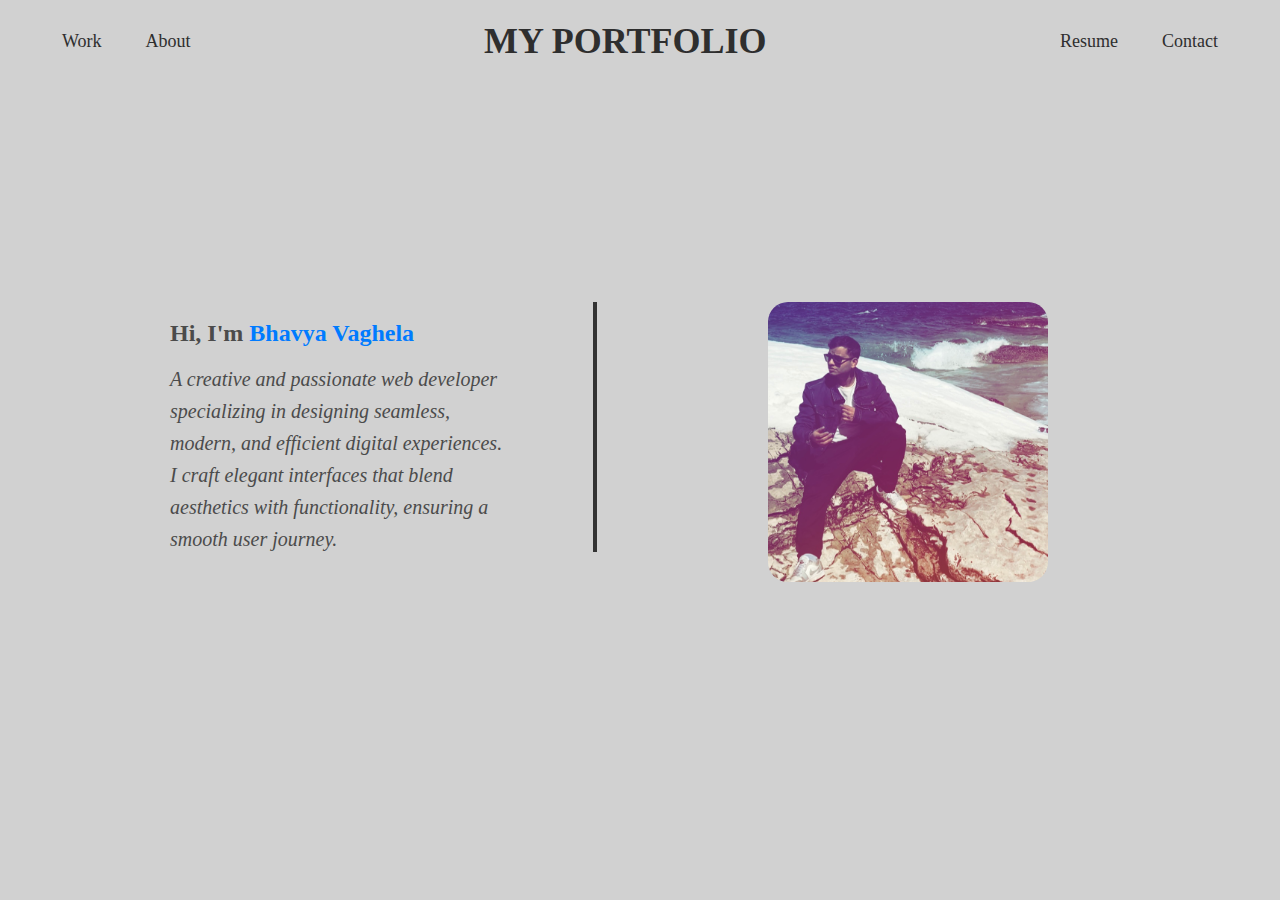
<file: index.html>
<!DOCTYPE html>
<html lang="en">
<head>
    <meta charset="UTF-8">
    <meta name="viewport" content="width=device-width, initial-scale=1.0">
    <title>My Portfolio</title>
    <link rel="stylesheet" href="assets/css/styles.css">
</head>
<body class="fade-page">

    <header>
        <nav>
            <div class="nav-left">
                <a href="projects.html">Work</a>
                <a href="about.html">About</a>
            </div>
            <h1>MY PORTFOLIO</h1>
            <div class="nav-right">
                <a href="resume.html">Resume</a>
                <a href="contact.html">Contact</a>
            </div>
        </nav>
    </header>

    <div class="container">
        <div class="content">
            <div class="text-section">
                <h2>Hi, I'm <span class="highlight">Bhavya Vaghela</span></h2>
                <p class="description">
                    A creative and passionate web developer specializing in designing seamless, 
                    modern, and efficient digital experiences. I craft elegant interfaces 
                    that blend aesthetics with functionality, ensuring a smooth user journey.
                </p>
            </div>

            <div class="divider"></div>

            <div class="image-section">
                <img src="assets/images/profile.jpg" alt="Bhavya Vaghela">
            </div>
        </div>
    </div>

</body>
</html>
</file>
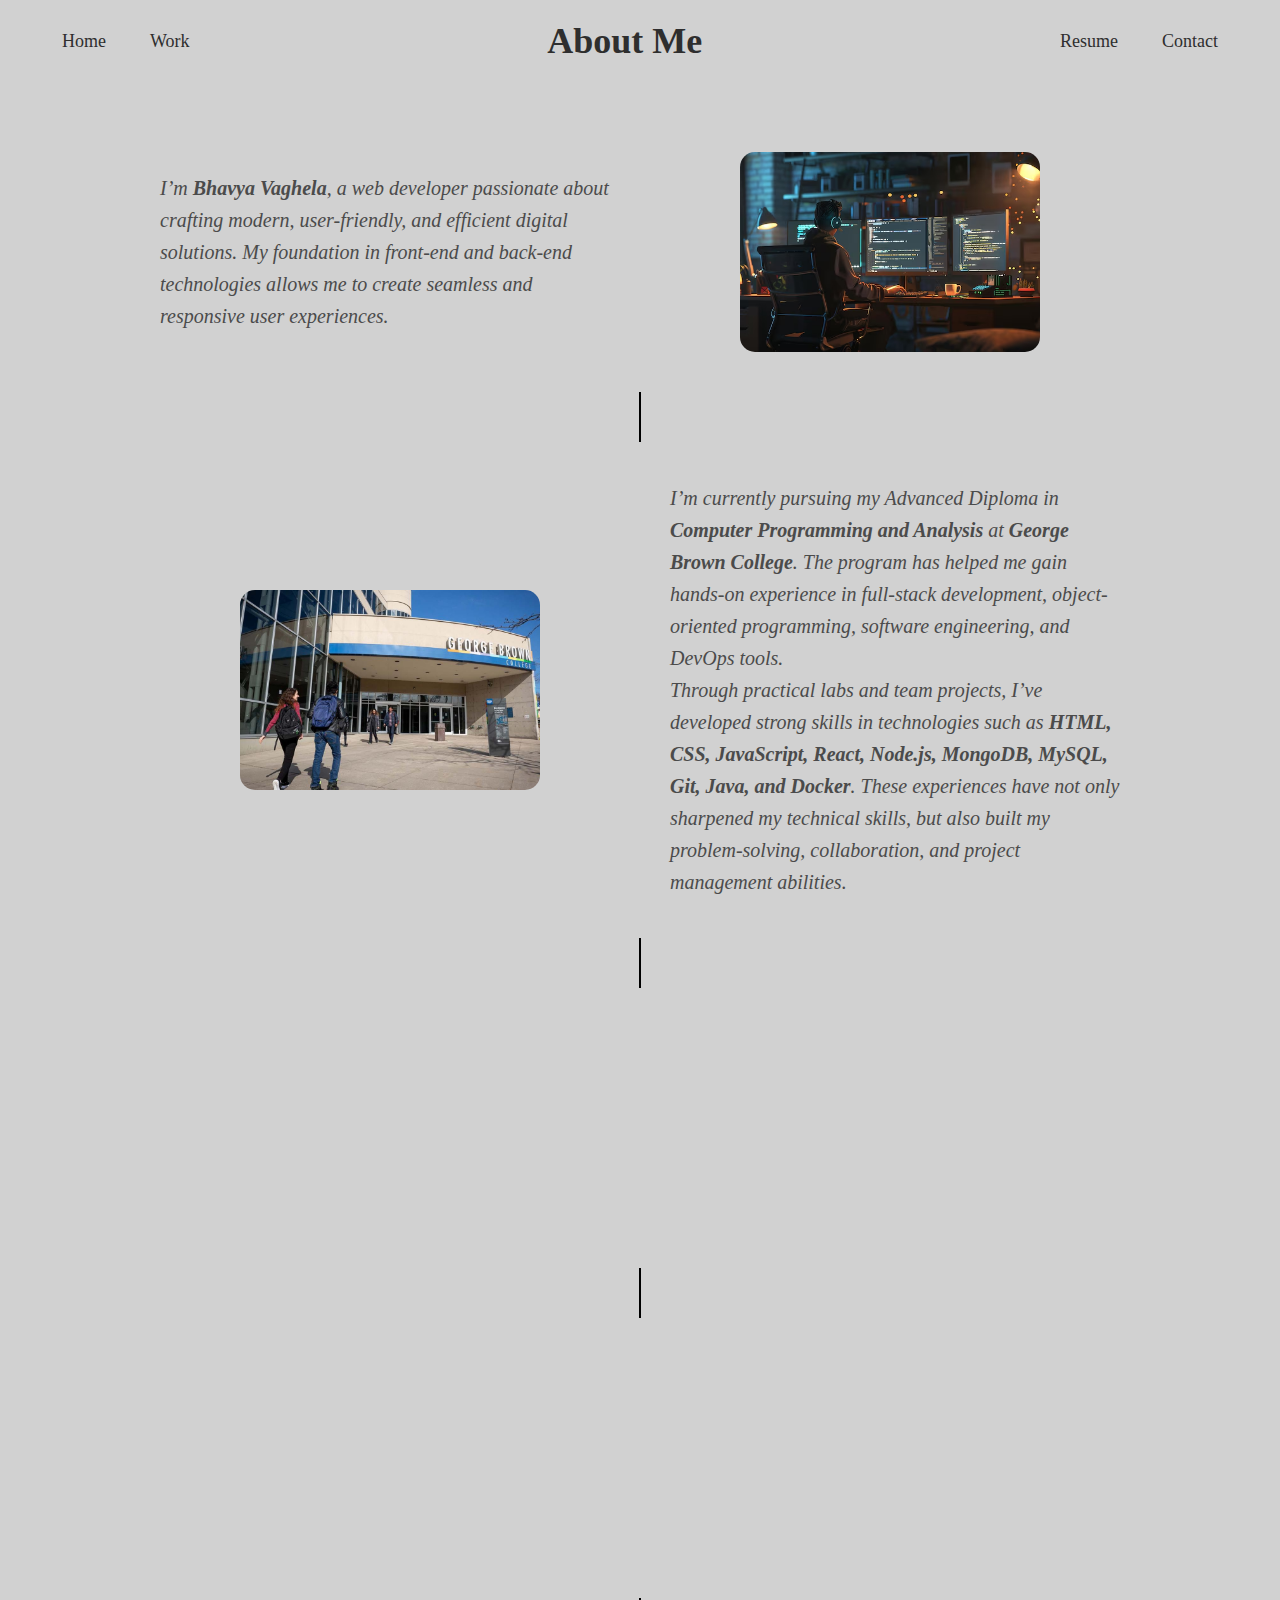
<file: about.html>
<!DOCTYPE html>
<html lang="en">
<head>
  <meta charset="UTF-8" />
  <meta name="viewport" content="width=device-width, initial-scale=1.0" />
  <title>About Me</title>
  <link rel="stylesheet" href="assets/css/styles.css" />
  <script defer src="assets/js/script.js"></script>
</head>
<body class="fade-page">

  <header>
    <nav>
      <div class="nav-left">
        <a href="index.html">Home</a>
        <a href="projects.html">Work</a>
      </div>
      <h1>About Me</h1>
      <div class="nav-right">
        <a href="resume.html">Resume</a>
        <a href="contact.html">Contact</a>
      </div>
    </nav>
  </header>

  <div class="about-container">

    <!-- Section 1: Professional Summary -->
    <div class="about-section scroll-animation">
      <div class="text left">
        <p>
          I’m <strong>Bhavya Vaghela</strong>, a web developer passionate about crafting  
          modern, user-friendly, and efficient digital solutions. My foundation in front-end  
          and back-end technologies allows me to create seamless and responsive user experiences.
        </p>
      </div>
      <div class="image right">
        <img src="assets/images/coding.jpg" alt="Coding" />
      </div>
    </div>

    <div class="line"></div>

    <!-- Section 2: College & Skills -->
    <div class="about-section scroll-animation">
      <div class="image left">
        <img src="assets/images/georgebrown.jpg" alt="George Brown College" />
      </div>
      <div class="text right">
        <p>
          I’m currently pursuing my Advanced Diploma in <strong>Computer Programming and Analysis</strong>  
          at <strong>George Brown College</strong>. The program has helped me gain hands-on experience  
          in full-stack development, object-oriented programming, software engineering, and DevOps tools.
        </p>
        <p>
          Through practical labs and team projects, I’ve developed strong skills in technologies such as  
          <strong>HTML, CSS, JavaScript, React, Node.js, MongoDB, MySQL, Git, Java, and Docker</strong>.  
          These experiences have not only sharpened my technical skills, but also built my problem-solving,  
          collaboration, and project management abilities.
        </p>
      </div>
    </div>

    <div class="line"></div>

    <!-- Section 3: Project Experience -->
    <div class="about-section scroll-animation">
      <div class="text left">
        <p>
          I have developed several full-stack web applications, both independently and in collaboration  
          with peers. These projects showcase my ability to build dynamic interfaces, integrate APIs,  
          and maintain clean, scalable code using best practices.
        </p>
      </div>
      <div class="image right">
        <img src="assets/images/teamwork.jpg" alt="Teamwork" />
      </div>
    </div>

    <div class="line"></div>

    <!-- Section 4: Future Vision -->
    <div class="about-section scroll-animation">
      <div class="image left">
        <img src="assets/images/future.jpg" alt="Future Goals" />
      </div>
      <div class="text right">
        <p>
          My goal is to grow into a skilled <strong>full-stack developer</strong> contributing  
          to impactful and accessible technology solutions. I strive to stay up-to-date with  
          industry trends, tools, and frameworks to enhance both user and business outcomes.
        </p>
      </div>
    </div>

    <div class="line"></div>

    <!-- Section 5: Career Goal Statement -->
    <div class="career-goal scroll-animation">
      <h2>Career Goal</h2>
      <p class="description">
        Technology is constantly evolving, and I strive to grow with it. As a developer,  
        I believe in building software that is not just functional, but meaningful and user-centered.  
        My focus is on continuous learning, solving real-world challenges, and contributing  
        to innovations that have a lasting impact.
      </p>
      <p class="description">
        I see myself in a role where I can apply both technical and creative thinking to develop  
        scalable applications. Whether collaborating in teams or leading independent initiatives,  
        I am committed to professional growth, lifelong learning, and excellence in the tech field.
      </p>
    </div>

  </div>

</body>
</html>
</file>
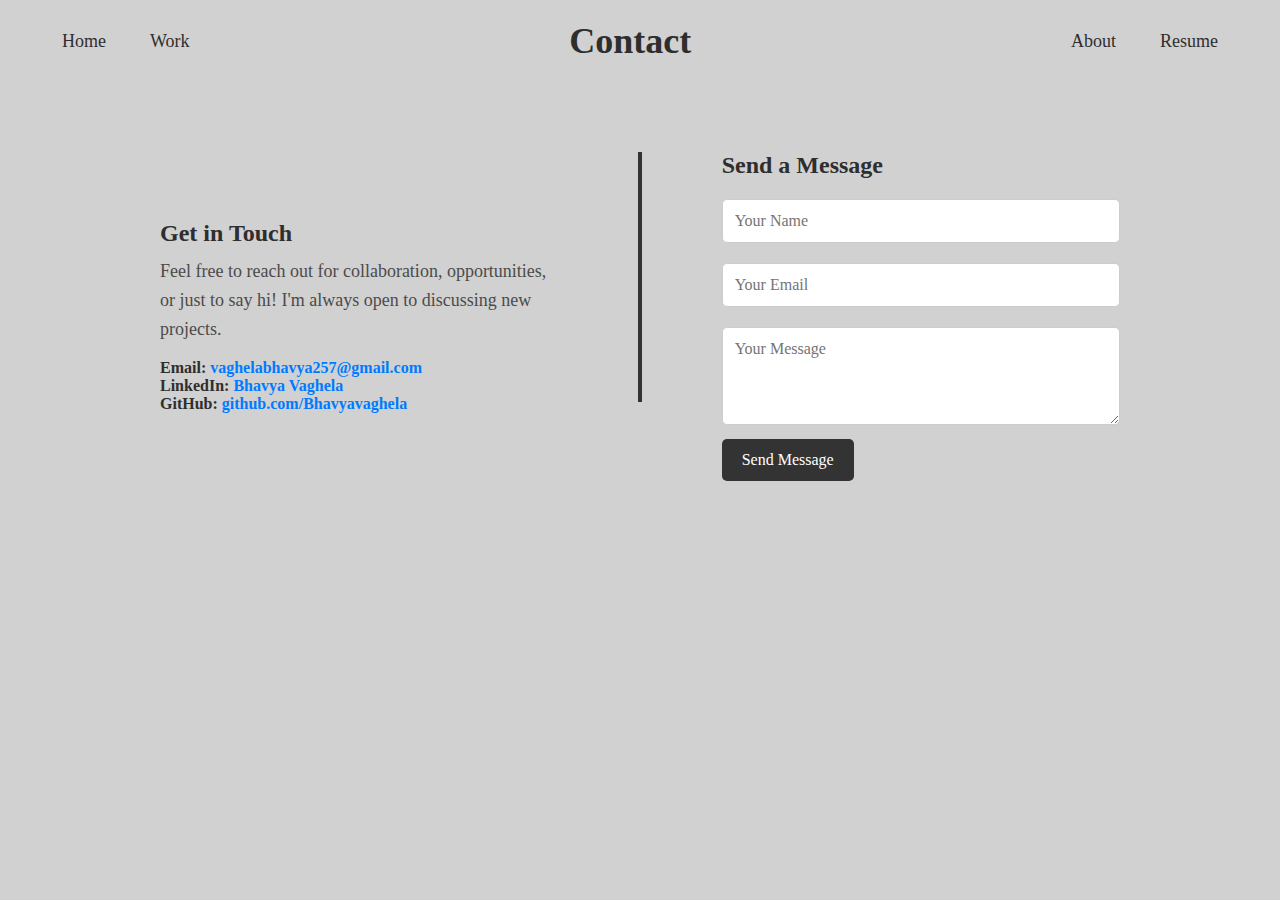
<file: contact.html>
<!DOCTYPE html>
<html lang="en">
<head>
    <meta charset="UTF-8">
    <meta name="viewport" content="width=device-width, initial-scale=1.0">
    <title>Contact</title>
    <link rel="stylesheet" href="assets/css/styles.css">
</head>
<body class="fade-page">

    <header>
        <nav>
            <div class="nav-left">
                <a href="index.html">Home</a>
                <a href="projects.html">Work</a>
            </div>
            <h1>Contact</h1>
            <div class="nav-right">
                <a href="about.html">About</a>
                <a href="resume.html">Resume</a>
            </div>
        </nav>
    </header>

    <div class="contact-container">
        <div class="content">
            <!-- Contact Details Section -->
            <div class="contact-details">
                <h2>Get in Touch</h2>
                <p class="description">
                    Feel free to reach out for collaboration, opportunities,  
                    or just to say hi! I'm always open to discussing new projects.
                </p>
                <p><strong>Email:</strong> <a href="mailto:vaghelabhavya257@gmail.com">vaghelabhavya257@gmail.com</a></p>
                <p><strong>LinkedIn:</strong> <a href="https://www.linkedin.com/in/bhavya-vaghela-407445260/" target="_blank">Bhavya Vaghela</a></p>
                <p><strong>GitHub:</strong> <a href="https://github.com/Bhavyavaghela" target="_blank">github.com/Bhavyavaghela</a></p>
            </div>

            <!-- Middle Divider -->
            <div class="divider"></div>

            <!-- Contact Form Section -->
            <div class="contact-form">
                <h2>Send a Message</h2>
                <form action="#" method="POST">
                    <input type="text" name="name" placeholder="Your Name" required>
                    <input type="email" name="email" placeholder="Your Email" required>
                    <textarea name="message" placeholder="Your Message" rows="4" required></textarea>
                    <button type="submit" class="submit-btn">Send Message</button>
                </form>
            </div>
        </div>
    </div>

</body>
</html>
</file>
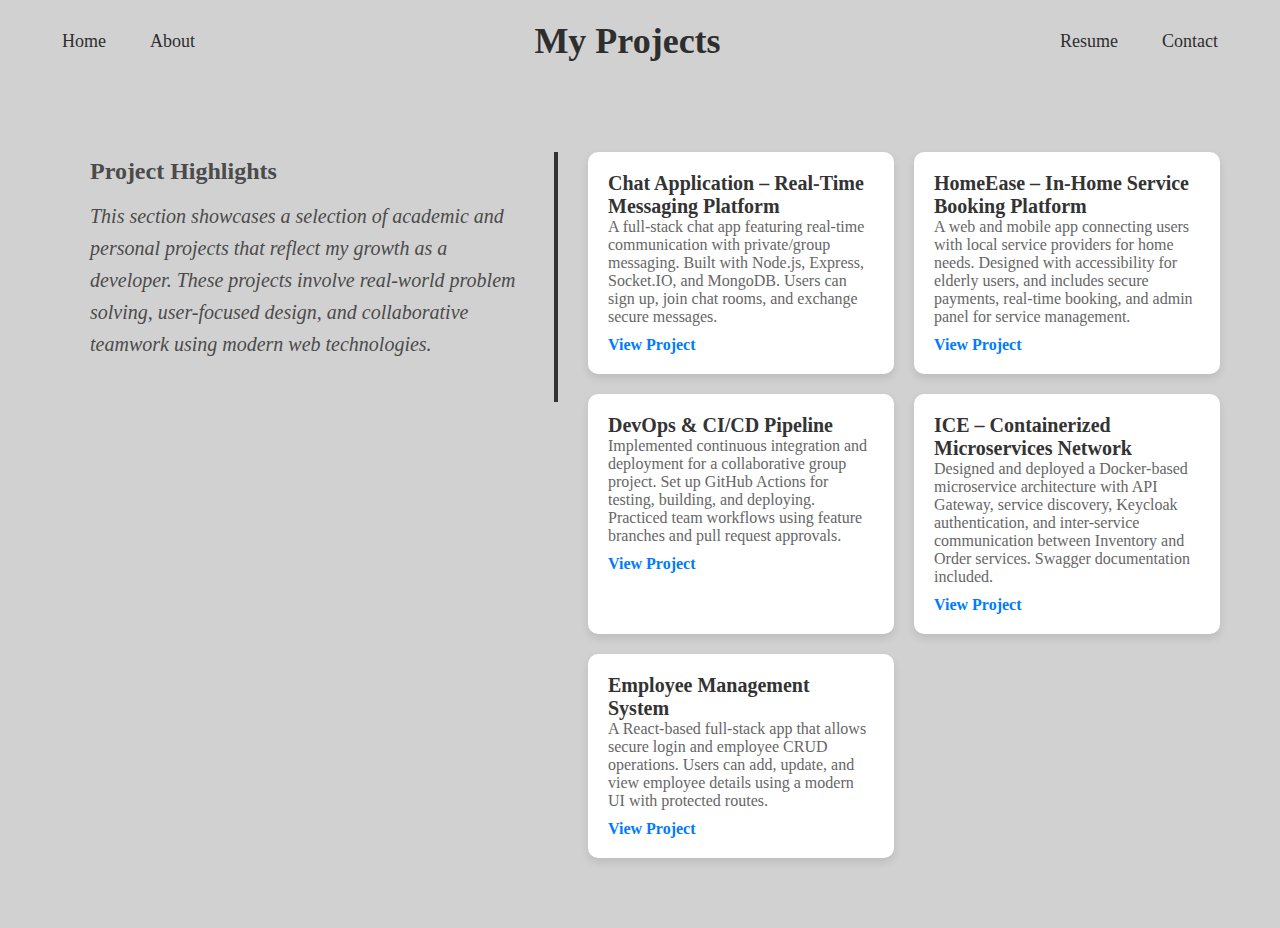
<file: projects.html>
<!DOCTYPE html>
<html lang="en">
<head>
  <meta charset="UTF-8" />
  <meta name="viewport" content="width=device-width, initial-scale=1.0" />
  <title>Projects</title>
  <link rel="stylesheet" href="assets/css/styles.css" />
</head>
<body class="fade-page">

  <header>
    <nav>
      <div class="nav-left">
        <a href="index.html">Home</a>
        <a href="about.html">About</a>
      </div>
      <h1>My Projects</h1>
      <div class="nav-right">
        <a href="resume.html">Resume</a>
        <a href="contact.html">Contact</a>
      </div>
    </nav>
  </header>

  <div class="projects-container">
    <!-- Right Side: Description Section -->
    <div class="text-section">
      <h2>Project Highlights</h2>
      <p class="description">
        This section showcases a selection of academic and personal projects that reflect my growth  
        as a developer. These projects involve real-world problem solving, user-focused design,  
        and collaborative teamwork using modern web technologies.
      </p>
    </div>

    <!-- Middle Divider -->
    <div class="divider"></div>

    <!-- Left Side: Projects List -->
    <div class="projects-list">
      <div class="project">
        <h3>Chat Application – Real-Time Messaging Platform</h3>
        <p>
          A full-stack chat app featuring real-time communication with private/group messaging.  
          Built with Node.js, Express, Socket.IO, and MongoDB. Users can sign up, join chat rooms,  
          and exchange secure messages.
        </p>
        <a href="https://github.com/Bhavyavaghela/101427560_lab_test1_chat_app" target="_blank">View Project</a>
      </div>

      <div class="project">
        <h3>HomeEase – In-Home Service Booking Platform</h3>
        <p>
          A web and mobile app connecting users with local service providers for home needs.  
          Designed with accessibility for elderly users, and includes secure payments, real-time  
          booking, and admin panel for service management.
        </p>
        <a href="https://github.com/ssubhan21/HomeEase---In-Home-Services" target="_blank">View Project</a>
      </div>

      <div class="project">
        <h3>DevOps & CI/CD Pipeline</h3>
        <p>
          Implemented continuous integration and deployment for a collaborative group project.  
          Set up GitHub Actions for testing, building, and deploying. Practiced team workflows  
          using feature branches and pull request approvals.
        </p>
        <a href="https://github.com/Bhavyavaghela/Comp3104" target="_blank">View Project</a>
      </div>

      <div class="project">
        <h3>ICE – Containerized Microservices Network</h3>
        <p>
          Designed and deployed a Docker-based microservice architecture with API Gateway,  
          service discovery, Keycloak authentication, and inter-service communication between  
          Inventory and Order services. Swagger documentation included.
        </p>
        <a href="https://github.com/Bhavyavaghela/ICE3" target="_blank">View Project</a>
      </div>

      <div class="project">
        <h3>Employee Management System</h3>
        <p>
          A React-based full-stack app that allows secure login and employee CRUD operations.  
          Users can add, update, and view employee details using a modern UI with protected routes.
        </p>
        <a href="https://github.com/Bhavyavaghela/Frontend-app" target="_blank">View Project</a>
      </div>
    </div>
  </div>

</body>
</html>
</file>
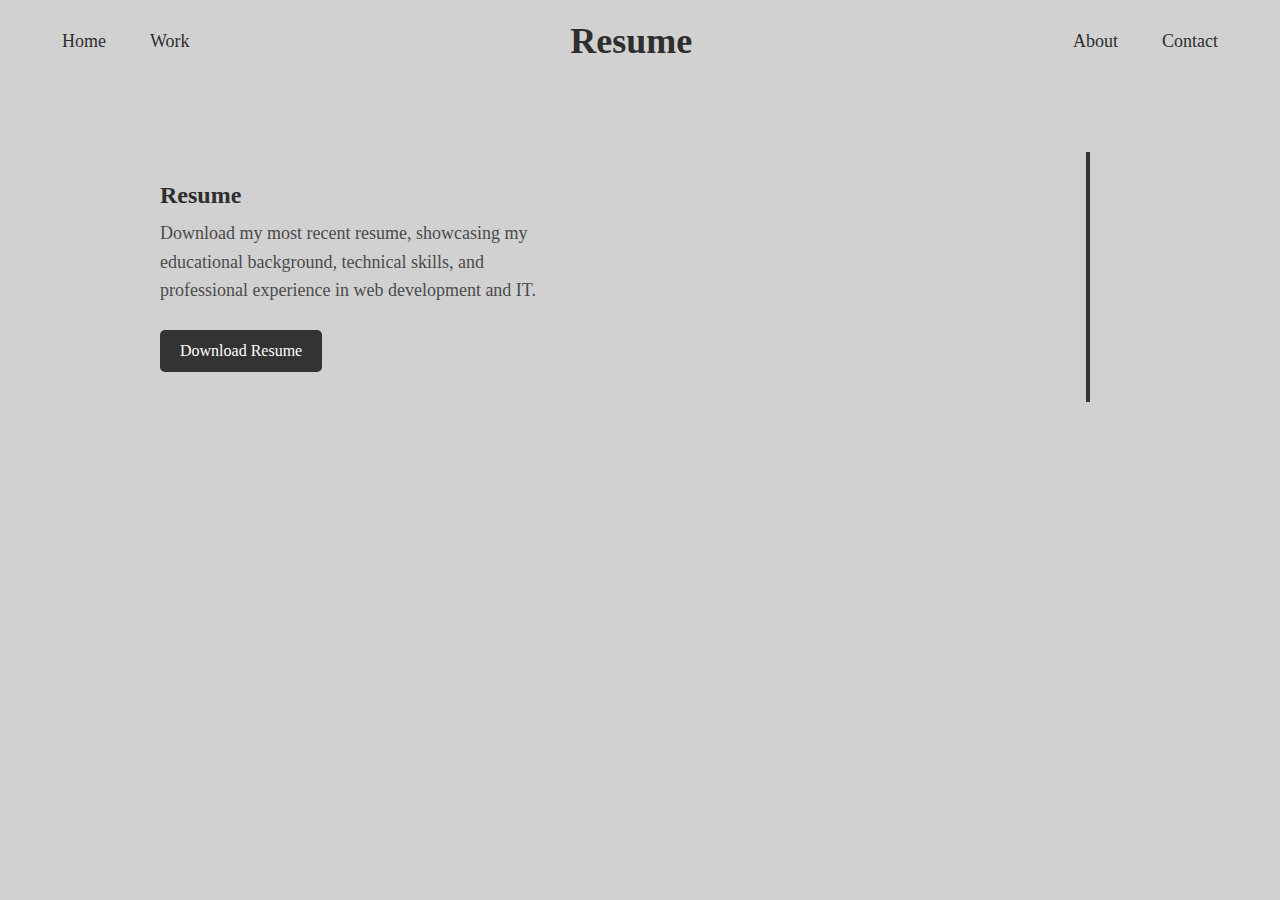
<file: resume.html>
<!DOCTYPE html>
<html lang="en">
<head>
  <meta charset="UTF-8" />
  <meta name="viewport" content="width=device-width, initial-scale=1.0"/>
  <title>Resume</title>
  <link rel="stylesheet" href="assets/css/styles.css" />
</head>
<body class="fade-page">

  <header>
    <nav>
      <div class="nav-left">
        <a href="index.html">Home</a>
        <a href="projects.html">Work</a>
      </div>
      <h1>Resume</h1>
      <div class="nav-right">
        <a href="about.html">About</a>
        <a href="contact.html">Contact</a>
      </div>
    </nav>
  </header>

  <div class="resume-container">
    <div class="content">
      <!-- Resume Section -->
      <div class="resume-section">
        <h2>Resume</h2>
        <p class="description">
          Download my most recent resume, showcasing my educational background, technical skills,  
          and professional experience in web development and IT.
        </p>
        <a href="assets/files/resume.pdf" download class="resume-btn">Download Resume</a>
      </div>

      <!-- Middle Divider -->
      <div class="divider"></div>

      <!-- Cover Letter Section -->
<!--       <div class="cover-letter-section"> -->
<!--         <h2>Cover Letter</h2>
        <p class="description">
          My cover letter summarizes my passion for technology, experience in both customer-facing and  
          technical roles, and why I’m a strong candidate for roles in software and web development.
        </p>
        <a href="assets/files/cover_letter.pdf" download class="resume-btn">Download Cover Letter</a>
      </div> -->
    </div>
  </div>

</body>
</html>
</file>
<file: assets/css/styles.css>
/* Global Styles */
* {
    margin: 0;
    padding: 0;
    box-sizing: border-box;
    font-family: 'Georgia', serif;
    scroll-behavior: smooth;
}

body {
    background-color: #d1d1d1; /* Softer gray background */
    color: #2e2e2e; /* Dark gray text for contrast */
    transition: background 0.3s ease-in-out;
}

/* Header Navigation */
header {
    display: flex;
    justify-content: space-between;
    align-items: center;
    padding: 20px 50px;
    background: transparent;
    font-size: 18px;
}

nav {
    display: flex;
    justify-content: space-between;
    align-items: center;
    width: 100%;
}

.nav-left, .nav-right {
    display: flex;
    gap: 20px;
}

nav a {
    text-decoration: none;
    color: #2e2e2e;
    font-weight: 500;
    padding: 8px 12px;
    transition: 0.3s ease-in-out;
    border-radius: 5px;
}

nav a:hover {
    background: #333;
    color: white;
}

/* Container for main content */
.container {
    display: flex;
    align-items: center;
    justify-content: center;
    height: 80vh;
    padding: 40px;
}

.content {
    display: flex;
    align-items: center;
    max-width: 1000px;
    width: 100%;
    justify-content: space-between;
}

/* Text Section */
.text-section {
    width: 50%;
    text-align: left;
}

.text-section h2 {
    font-size: 36px;
    font-weight: bold;
}

.text-section .description {
    font-size: 20px;
    font-style: italic;
    color: #4b4b4b; /* Soft dark gray for smooth contrast */
    max-width: 400px;
    line-height: 1.6;
}

.highlight {
    color: #007bff;
}

/* Divider */
.divider {
    height: 100px;
    width: 4px;
    background-color: #333;
    margin: 0 30px;
}

/* Image Section */
.image-section {
    width: 50%;
    display: flex;
    justify-content: center;
}

.image-section img {
    width: 280px;
    height: 280px;
    border-radius: 50px;
    object-fit: cover;
    transition: 0.3s ease-in-out;
}

.image-section img:hover {
    transform: scale(1.05);
}

/* Projects Page */
.projects-container {
    display: flex;
    justify-content: space-between;
    align-items: flex-start;
    max-width: 1200px;
    margin: 50px auto;
    padding: 20px;
}

/* Left: Project List */
.projects-list {
    display: grid;
    grid-template-columns: repeat(2, 1fr); /* 2-column layout */
    gap: 20px;
    flex: 1;
}

/* Project Cards */
.project {
    background: white;
    padding: 20px;
    border-radius: 10px;
    box-shadow: 0px 4px 8px rgba(0, 0, 0, 0.1);
    transition: transform 0.3s ease-in-out;
}

.project h3 {
    font-size: 20px;
    color: #333;
}

.project p {
    font-size: 16px;
    color: #666;
}

.project a {
    display: inline-block;
    margin-top: 10px;
    text-decoration: none;
    color: #007bff;
    font-weight: bold;
    transition: color 0.3s ease-in-out;
}

.project a:hover {
    color: #0056b3;
}

.project:hover {
    transform: translateY(-5px);
}

/* Middle Divider */
.divider {
    width: 2px;
    background-color: black;
    height: auto;
    align-self: stretch;
    margin: 0 30px;
}

/* Right: Description Section */
.text-section {
    flex-basis: 40%;
    font-size: 18px;
    line-height: 1.6;
    color: #4b4b4b;
    padding-left: 30px;
}

.text-section h2 {
    font-size: 24px;
    margin-bottom: 10px;
}

/* Responsive Design */
@media (max-width: 992px) {
    .projects-container {
        flex-direction: column;
        align-items: center;
    }

    .projects-list {
        grid-template-columns: 1fr; /* Single column on smaller screens */
    }

    .divider {
        display: none;
    }

    .text-section {
        text-align: center;
        padding-left: 0;
    }
}

/* About Page */
.about-container {
    max-width: 1000px;
    margin: 50px auto;
    padding: 20px;
}

/* Content Layout */
.content {
    display: flex;
    align-items: center;
    justify-content: space-between;
    gap: 50px;
}

/* Vertical Line Between Sections */
.line {
    width: 2px;
    height: 50px;
    background-color: black;
    margin: 40px auto;
}

/* Career Goal Section */
.career-goal {
    max-width: 800px;
    margin: 50px auto;
    text-align: center;
}

.career-goal h2 {
    font-size: 26px;
    font-weight: bold;
    margin-bottom: 15px;
}

.career-goal .description {
    font-size: 18px;
    color: #4b4b4b;
    line-height: 1.6;
    margin-bottom: 15px;
    text-align: left;
}

/* Scroll Animation */
.scroll-animation {
    opacity: 0;
    transform: translateY(30px);
    transition: opacity 0.8s ease-out, transform 0.8s ease-out;
}

.scroll-animation.visible {
    opacity: 1;
    transform: translateY(0);
}


/* Text Section */
.text-section {
    width: 50%;
    text-align: left;
}

.text-section .description {
    font-size: 20px;
    font-style: italic;
    color: #4b4b4b;
    max-width: 450px;
    line-height: 1.6;
    margin-bottom: 15px;
}

/* Image Section */
.image-section {
    width: 50%;
    display: flex;
    justify-content: center;
}

.image-section img {
    width: 280px;
    height: 280px;
    border-radius: 20px;
    object-fit: cover;
    transition: 0.3s ease-in-out;
}

.image-section img:hover {
    transform: scale(1.05);
}
/* About Page */
.about-container {
    max-width: 1000px;
    margin: 50px auto;
    padding: 20px;
}

/* Alternating Sections */
.about-section {
    display: flex;
    align-items: center;
    justify-content: space-between;
    gap: 50px;
    margin-bottom: 40px;
}

/* Left/Right Alignment */
.text {
    width: 50%;
    font-size: 20px;
    font-style: italic;
    color: #4b4b4b;
    max-width: 450px;
    line-height: 1.6;
    transition: transform 0.3s ease-in-out, opacity 0.3s ease-in-out;
}

.image {
    width: 50%;
    display: flex;
    justify-content: center;
}

.image img {
    width: 300px;
    height: 200px;
    border-radius: 15px;
    object-fit: cover;
    transition: transform 0.3s ease-in-out, opacity 0.3s ease-in-out;
}

/* Hover Effects */
.text:hover {
    transform: translateX(5px);
    color: #333;
}

.image img:hover {
    transform: scale(1.05);
}

/* Divider */
.divider {
    height: 100px;
    width: 4px;
    background-color: #333;
    margin: 0 auto 20px auto;
}

/* Scroll Animation */
.scroll-animation {
    opacity: 0;
    transform: translateY(30px);
    transition: opacity 0.8s ease-out, transform 0.8s ease-out;
}

.scroll-animation.visible {
    opacity: 1;
    transform: translateY(0);
}
/* Resume Page */
.resume-container {
    max-width: 1000px;
    margin: 50px auto;
    padding: 20px;
}

/* Content Layout */
.content {
    display: flex;
    align-items: center;
    justify-content: space-between;
    gap: 50px;
}

/* Middle Divider */
.divider {
    height: 200px;
    width: 4px;
    background-color: #333;
    margin: 0 30px;
}

/* Resume & Cover Letter Sections */
.resume-section, .cover-letter-section {
    width: 50%;
    text-align: left;
}

.resume-section h2, .cover-letter-section h2 {
    font-size: 24px;
    font-weight: bold;
    margin-bottom: 10px;
}

.resume-section .description, .cover-letter-section .description {
    font-size: 18px;
    color: #4b4b4b;
    max-width: 400px;
    line-height: 1.6;
    margin-bottom: 15px;
}

/* Download Buttons */
.resume-btn {
    display: inline-block;
    margin-top: 10px;
    padding: 12px 20px;
    background: #333;
    color: white;
    font-size: 16px;
    text-decoration: none;
    border-radius: 5px;
    transition: background 0.3s ease-in-out;
}

.resume-btn:hover {
    background: #555;
}
/* Contact Page */
.contact-container {
    max-width: 1000px;
    margin: 50px auto;
    padding: 20px;
}

/* Content Layout */
.content {
    display: flex;
    align-items: center;
    justify-content: space-between;
    gap: 50px;
}

/* Middle Divider */
.divider {
    height: 250px;
    width: 4px;
    background-color: #333;
    margin: 0 30px;
}

/* Contact Details */
.contact-details {
    width: 50%;
    text-align: left;
}

.contact-details h2 {
    font-size: 24px;
    font-weight: bold;
    margin-bottom: 10px;
}

.contact-details .description {
    font-size: 18px;
    color: #4b4b4b;
    max-width: 400px;
    line-height: 1.6;
    margin-bottom: 15px;
}

.contact-details a {
    color: #007bff;
    text-decoration: none;
    font-weight: bold;
    transition: color 0.3s ease-in-out;
}

.contact-details a:hover {
    color: #0056b3;
}

/* Contact Form */
.contact-form {
    width: 50%;
    text-align: left;
}

.contact-form h2 {
    font-size: 24px;
    font-weight: bold;
    margin-bottom: 10px;
}

/* Form Styling */
.contact-form input, 
.contact-form textarea {
    width: 100%;
    padding: 12px;
    margin: 10px 0;
    border: 1px solid #ccc;
    border-radius: 5px;
    font-size: 16px;
}

/* Submit Button */
.submit-btn {
    padding: 12px 20px;
    background: #333;
    color: white;
    border: none;
    cursor: pointer;
    font-size: 16px;
    border-radius: 5px;
    transition: 0.3s ease-in-out;
}

.submit-btn:hover {
    background: #555;
}

/* Welcome Section (Fade Out on Scroll Smoothly) */
.welcome {
    height: 100vh;
    display: flex;
    flex-direction: column;
    justify-content: center;
    align-items: center;
    text-align: center;
    padding: 0 20px;
    max-width: 800px;
    margin: 0 auto;
    background: transparent;
    position: relative;
    z-index: 1;
    transition: opacity 0.6s ease, transform 0.6s ease;
  }
  
  .welcome h2 {
    font-size: 32px;
    margin-bottom: 10px;
  }
  
  .welcome-text {
    font-size: 18px;
    color: #555;
    line-height: 1.6;
  }
  
  .fade-out {
    opacity: 0;
    transform: translateY(-40px);
  }
  
  .main-section {
    min-height: 100vh;
    padding-top: 60px;
  }
</file>
